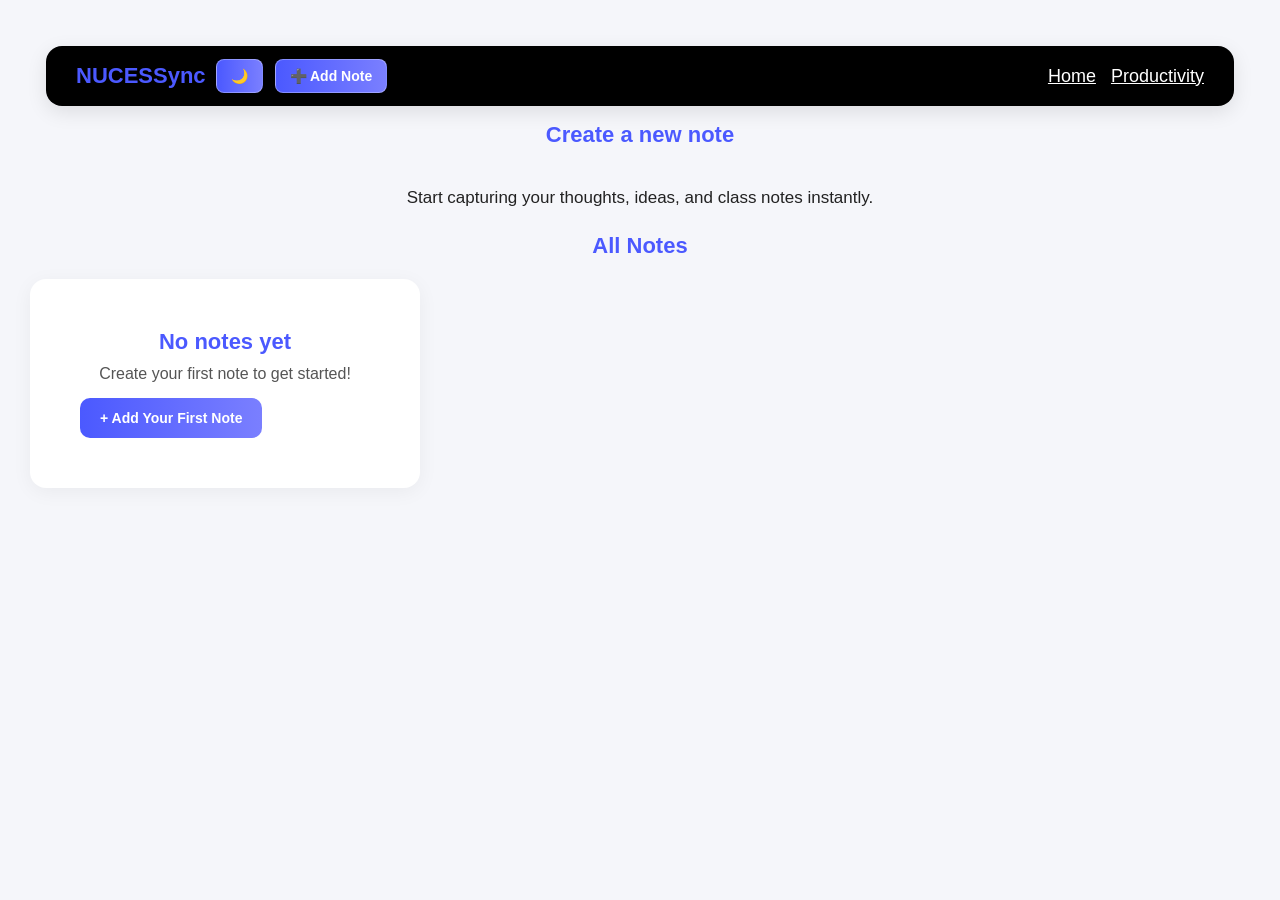
<file: index.html>
<!DOCTYPE html>
<html lang="en">
<head>
    <meta charset="UTF-8">
    <meta name="viewport" content="width=device-width, initial-scale=1.0">
    <title>Quick Notes</title>
    <link rel="stylesheet" href="style.css">
    <script src="app.js" defer></script>
</head>
<body>
    <header class="topbar">
        <h2 class="logo">NUCESSync</h2>
        <div class="header-buttons">
            <button id="themeToggleBtn" class="theme-toggle-btn">🌙</button>
            <button class="add-note-btn" onclick="openNoteDialog()">➕ Add Note</button>
        </div>
        <nav class="rightnavigation">
            <a href="timetable.html">Home</a>
            <a href="productivity.html">Productivity</a>
        </nav>
    </header>

    <main>
        <section>
            <h2>Create a new note</h2>
            <p class="intro-text">Start capturing your thoughts, ideas, and class notes instantly.</p>
        </section>
        <section class="notes-section">
            <h2>All Notes</h2>
            <div id="notesContainer" class="notes-grid"></div>
        </section>
    </main>

    <dialog id="noteDialog">
        <div class="dialog-content">
            <div class="dialog-header">
                <h2 class="dialog-title" id="dialogTitle">Add New Note</h2>
                <button class="close-btn" onclick="closeNoteDialog()">❌</button>
            </div>
            <form id="noteForm">
                <div id= "subjectGroup" class="form-group">
                    <label for="noteSubject" class="form-label">Subject</label>
                    <select id="noteSubject" class="form-input" required>
                        <option value="Calculus">Calculus</option>
                        <option value="AppliedPhysics">Applied Physics</option>
                        <option value="Programming">Programming Fundamentals</option>
                        <option value="English">Functional English</option>
                        <option value="ICP">ICP</option>
                        <option value="ISL">ISL</option>
                        <option value="add-new">➕ Add new subject</option>
                    </select>
                </div>
                <div id="topicGroup" class="form-group">
                    <label for="noteTopic" class="form-label">Topic</label>
                    <input type="text" id="noteTopic" class="form-input" placeholder="Enter topic" required>
                </div>
                <div class="form-group">
                    <label for="noteTitle" class="form-label">Title</label>
                    <input type="text" id="noteTitle" class="form-input" placeholder="Enter note Title" required>
                </div>
                <div class="form-group">
                    <label for="noteContent" class="form-label">Content</label>
                    <textarea id="noteContent" class="form-textarea" placeholder="Write your note here" required></textarea>
                </div>

                <div class="dialog-actions">
                    <button type="button" class="cancel-btn" onclick="closeNoteDialog()">Cancel</button>
                    <button type="submit" class="save-btn">Save Note</button>
                </div>
            </form>
        </div>
    </dialog>
</body>
</html>
</file>
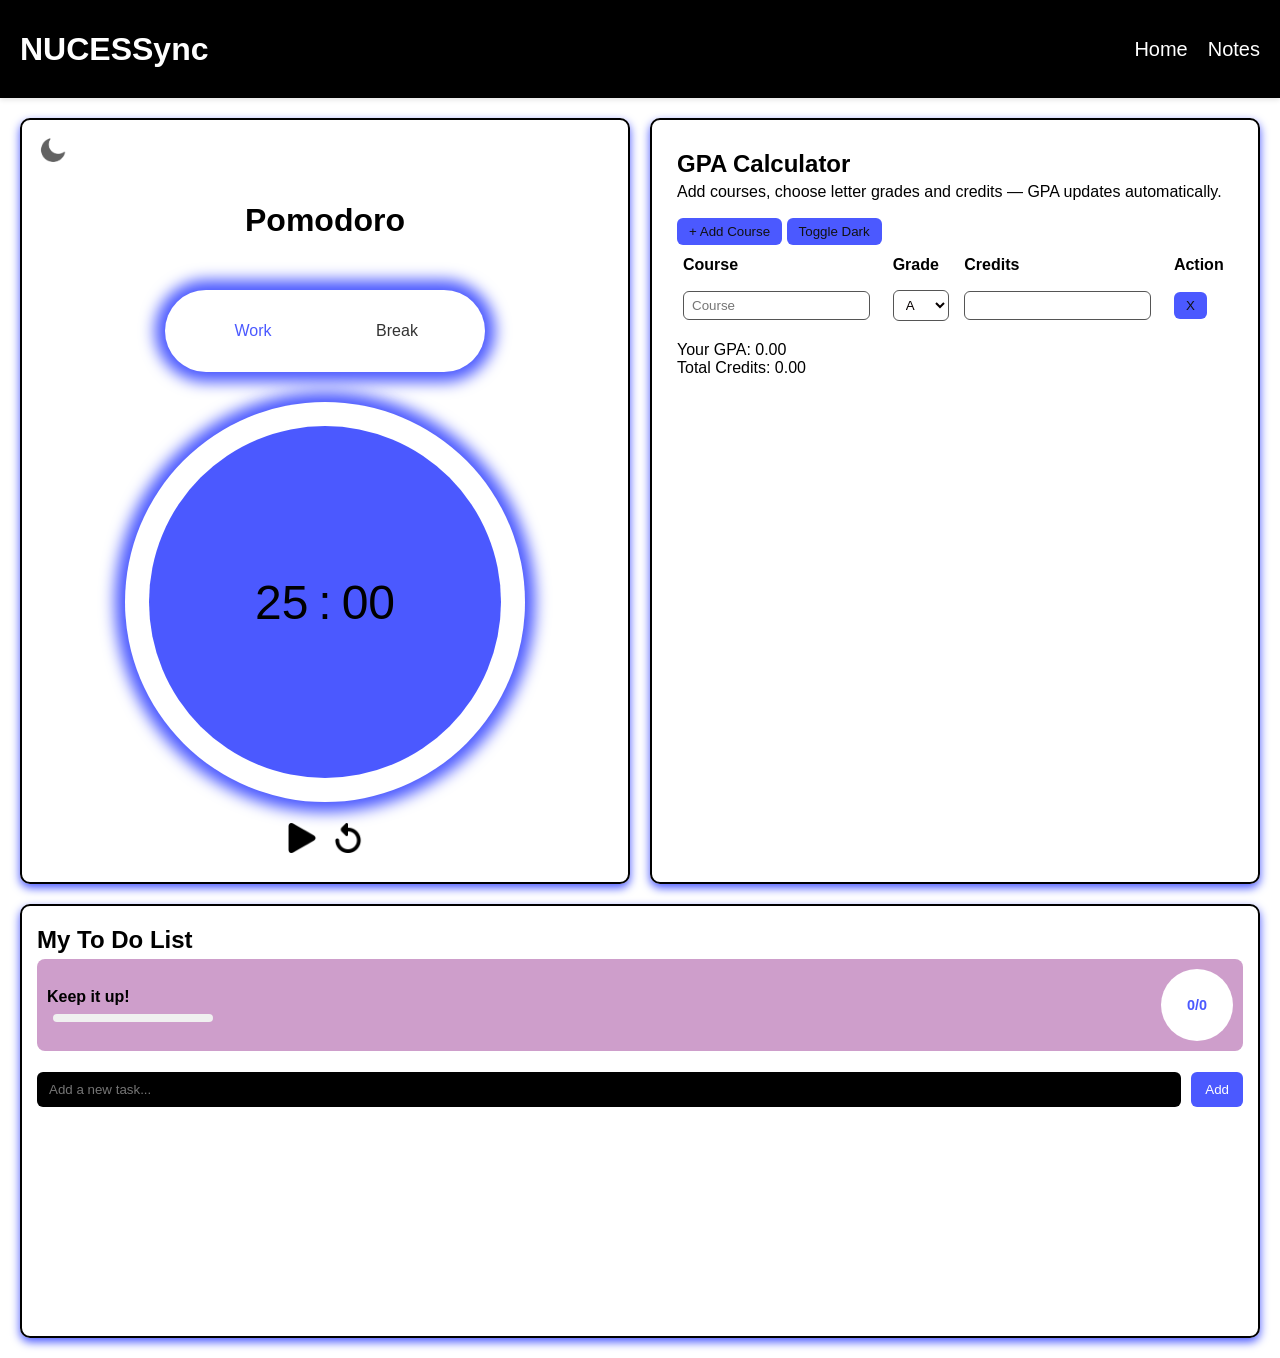
<file: productivity.html>
<!DOCTYPE html>
<html lang="en">
<head>
<meta charset="UTF-8">
<meta name="viewport" content="width=device-width, initial-scale=1.0">
<title>NUCESync Productivity</title>
<style>
/* header{background:#4b59ff;color:white;text-align:center;padding:1rem 0}
nav a{color:white;margin:0 15px;text-decoration:none;font-weight:bold}
header h1{text-align:center;margin-bottom:12px} */


/* ===== GENERAL LAYOUT ===== */
body {
    font-family: 'Open Sans', sans-serif;
    margin:0; 
    padding: 0;
    background: #ffffff; 
    color:#000000;
    overflow-x: hidden;
}
.layout {
    display: grid;
    grid-template-columns: 1fr 1fr;
    grid-template-rows: auto auto;
    gap: 20px;
    padding: 20px;
    min-height: 100vh;
}
.box {
    border-radius: 10px;
    padding: 15px;
    background: rgba(255,255,255,0.05);
    backdrop-filter: blur(8px);
    border: 2px solid #000000;
    overflow: auto;
    min-height: 400px;
    box-shadow: 0 4px 10px #4b59ff;
}
header {
    width: 100%;
    padding: 4px 20px;
    background:#000000;
    display: flex;
    flex-wrap: wrap;
    align-items: center;
    box-sizing: border-box;
    box-shadow: 0 2px 5px rgba(0,0,0,0.1);
}
.logo {
    font-size: 2em;
    font-family:'Trebuchet MS', 'Lucida Sans Unicode', 'Lucida Grande', 'Lucida Sans', Arial, sans-serif;
    user-select: none;
    color: rgb(255, 255, 255);
    flex:1;
}
.navigation{
  margin-left: auto;
  display: flex;
  gap: 20px;
  margin-left: auto;
}
.navigation a{
    position: relative;
    font-size: 1.25em;
    color: white;
    text-decoration:none;
    font-weight: 500;
}
.navigation a:hover {
    text-decoration: underline;
}
/* DARK THEME */
.dark #box1 {
    background: rgba(0,0,0,0.6);
    border: 2px solid #4b59ff;
    box-shadow: 0 4px 10px #ffffff;
    color: #ffffff;
}
.dark #box1 .circle {
    background-color: #000000;
}
.dark #box1 .time p {
    color: #ffffff;
}
.dark #box2 {
    background: rgba(0,0,0,0.6);
    border: 2px solid #4b59ff;
    box-shadow: 0 4px 10px #ffffff;
    color: #ffffff;
}
.dark #box2 input, .dark #box2 select {
    background-color: #000000;
    color: #ffffff;
    border: 1px solid #4b59ff;
}
.dark #box2 button {
    background-color: #ffffff;
    color: #4b59ff;
}

/* Box placement */
#box1 { grid-column: 1; grid-row: 1; }
#box2 { grid-column: 2; grid-row: 1; }
#box3 { grid-column: 1 / span 2; grid-row: 2; }

/* ===== POMODORO (box1) ===== */
#box1 * { box-sizing: border-box; }
#box1 #icon { width: 30px; cursor:pointer; }
#box1 .container { display: flex; flex-direction: column; align-items: center; padding: 10px; }
#box1 .painel { display: grid; grid-template-columns: 1fr 1fr; text-align: center; width: 20rem; margin: 30px 0; padding: 1rem; border-radius: 10rem; box-shadow: 0px 0px 15px 10px #4b59ff; }
#box1 .painel p { opacity: .8; transition: 0.5s ease; cursor:pointer; }
#box1 .painel p.active { opacity: 1; color: #4b59ff; }
#box1 .timer { display:flex; justify-content:center; align-items:center; width: 25rem; height:25rem; border-radius:50%; box-shadow: 0px 0px 15px 10px #4b59ff; }
#box1 .circle { display:flex; justify-content:center; align-items:center; width:22rem; height:22rem; border-radius:50%; background-color:#4b59ff; position:relative; }
#box1 .time { display:flex; flex-direction:row; }
#box1 .time p { font-size:3rem; margin:0 5px; }
#box1 .controls { margin-top:20px; }
#box1 .controls button { border:none; background:transparent; cursor:pointer; }
#box1 #startpic, #box1 #replaypic { width:30px; cursor:pointer; }

/* ===== GPA Calculator (box2) ===== */
#box2 .card { background: rgba(255,255,255,0.05); padding:10px; border-radius:8px; }
#box2 h2, #box2 label, #box2 input, #box2 button { margin:5px 0; font-family:sans-serif; }
#box2 table { width:100%; border-collapse:collapse; margin-bottom:10px; }
#box2 th, #box2 td { text-align:left; padding:6px; }
#box2 input, #box2 select { padding:6px 8px; border-radius:6px; border:1px solid #555; background:transparent; color:#070101; }
#box2 button { padding:6px 12px; border-radius:6px; border:none; cursor:pointer; background:#4b59ff; color:#111; }

/* ===== To-Do List (box3) ===== */
#box3 h2, #box3 input, #box3 button { margin:5px 0; font-family:sans-serif; }
.box3 h2 { text-align:center; margin-bottom:14px; font-size:1.4rem; }
.progress-container { display:flex; gap:12px; justify-content:space-between; align-items:center; background:#ce9ecb; padding:10px; border-radius:8px; margin-bottom:16px; flex-wrap:wrap; }
.details h3 { font-size:1rem; margin:0; }
.progress-wrap { flex:1; min-width:160px; margin-left:6px; }
#progress-bar { width:100%; height:8px; background:#f0f0f0; border-radius:6px; overflow:hidden; margin-top:8px; }
#progress { width:0%; height:100%; background:#4b59ff; border-radius:6px; transition:width 300ms ease; }
.numbers { background:#ffffff; color:#4b59ff; padding:10px; border-radius:50%; font-weight:bold; font-size:0.9rem; width:52px; height:52px; display:flex; align-items:center; justify-content:center; flex-shrink:0; }
.input-container { display:flex; gap:10px; margin:12px 0 18px; }
#todo-input { flex:1; padding:10px 12px; border:none; border-radius:6px; outline:none; background:#000000; color:#ffffff; }
#add-task-btn { background:#4b59ff; color:#fff; border:none; border-radius:6px; padding:10px 14px; cursor:pointer; }
ul { list-style:none; max-height:45vh; overflow:auto; padding:0; }
li { background:#4b59ff; padding:10px; margin-bottom:10px; border-radius:6px; display:flex; align-items:center; justify-content:space-between; color: #000000;}
li.completed .task-text { text-decoration:line-through; color:#140c0c; }
.task-buttons button { border:none; padding:6px 8px; border-radius:4px; cursor:pointer; color:#020202; }
.edit { background:#96e49a; color:#4b59ff; }
.delete { background:#ec756d; }
@media(max-width:480px){ .box3 { padding:16px; } .numbers { width:44px; height:44px; } }
</style>
</head>
<body>
<header>
        <h2 class="logo">NUCESSync</h2>
        <nav class="navigation">
            <a href="timetable.html">Home</a>
            <a href="index.html">Notes</a>
        </nav>
</header>
<div class="layout">

  <!-- Box 1: Pomodoro -->
  <div class="box" id="box1">
    <img src="moon.png" id="icon">
    <div class="container">
      <h1>Pomodoro</h1>
      <div class="painel">
        <p id="work" class="active">Work</p>
        <p id="break">Break</p>
      </div>
      <div class="timer">
        <div class="circle">
          <div class="time">
            <p id="minutes"></p><p>:</p><p id="seconds"></p>
          </div>
        </div>
      </div>
      <div class="controls">
        <button id="start"><img src="play-button-arrowhead.png" id="startpic"></button>
        <button id="reset"><img src="replay.png" id="replaypic"></button>
      </div>
    </div>
  </div>

  <!-- Box 2: GPA -->
  <div class="box" id="box2">
    <div class="card" id="gpaApp">
      <h2>GPA Calculator</h2>
      <div class="small">Add courses, choose letter grades and credits — GPA updates automatically.</div>
      <div class="controls" style="margin-top:12px">
        <button id="addCourse">+ Add Course</button>
        <button id="toggleTheme" style="margin-left:auto">Toggle Dark</button>
      </div>
      <table class="table" id="coursesTable">
        <thead>
          <tr><th>Course</th><th>Grade</th><th>Credits</th><th>Action</th></tr>
        </thead>
        <tbody id="tbody"></tbody>
      </table>
      <div class="flex">
        <div class="gpa">Your GPA: <span id="gpaValue">0.00</span></div>
        <div class="right small">Total Credits: <span id="totalCredits">0</span></div>
      </div>
    </div>
  </div>

  <!-- Box 3: To-Do List -->
  <div class="box" id="box3">
    <h2>My To Do List</h2>
    <div class="progress-container">
      <div class="details">
        <h3>Keep it up!</h3>
        <div class="progress-wrap">
          <div id="progress-bar"><div id="progress"></div></div>
        </div>
      </div>
      <div class="numbers" id="numbers">0/0</div>
    </div>
    <div class="input-container">
      <input id="todo-input" type="text" placeholder="Add a new task..." />
      <button id="add-task-btn">Add</button>
    </div>
    <ul id="todo-list"></ul>
  </div>

</div>

<script>
/* ===== POMODORO ===== */
let workTitle = document.getElementById('work');
let breakTitle = document.getElementById('break');
let workTime = 25, breakTime = 5;
let seconds = 0, isWork = true, timerInterval;

function updateTimerDisplay(mins, secs){
  document.getElementById('minutes').textContent = mins.toString().padStart(2,'0');
  document.getElementById('seconds').textContent = secs.toString().padStart(2,'0');
}

window.onload = () => {
  updateTimerDisplay(workTime, 0);
};

function startPomodoro(){
  document.getElementById('start').style.display = 'none';
  seconds = 0;
  let minutes = workTime;
  isWork = true;
  workTitle.classList.add('active');
  breakTitle.classList.remove('active');

  clearInterval(timerInterval);
  timerInterval = setInterval(()=>{
    if(seconds === 0){
      if(minutes===0){
        isWork = !isWork;
        minutes = isWork? workTime : breakTime;
        workTitle.classList.toggle('active', isWork);
        breakTitle.classList.toggle('active', !isWork);
      } else {
        minutes--;
        seconds = 59;
      }
    } else {
      seconds--;
    }
    updateTimerDisplay(minutes, seconds);
  },1000);
}
document.getElementById('start').onclick=startPomodoro;
document.getElementById('reset').onclick = ()=>{
  clearInterval(timerInterval);
  updateTimerDisplay(workTime,0);
  document.getElementById('start').style.display='block';
  workTitle.classList.add('active');
  breakTitle.classList.remove('active');
};

/* ===== GPA CALCULATOR ===== */
const gradePoints = {"A":4,"A-":3.7,"B+":3.3,"B":3,"B-":2.7,"C+":2.3,"C":2,"C-":1.7,"D+":1.3,"D":1.1,"D-":1,"F":0};
const tbodyGPA = document.getElementById('tbody');
const gpaValue = document.getElementById('gpaValue');
const totalCreditsEl = document.getElementById('totalCredits');

function createRow(course='', grade='A', credits=''){
  const tr = document.createElement('tr');
  const tdCourse = document.createElement('td');
  const inputCourse = document.createElement('input'); inputCourse.value=course; inputCourse.placeholder='Course'; tdCourse.appendChild(inputCourse);
  const tdGrade = document.createElement('td');
  const selectGrade = document.createElement('select');
  Object.keys(gradePoints).forEach(g=>{const o=document.createElement('option'); o.value=g;o.textContent=g; selectGrade.appendChild(o);});
  selectGrade.value=grade; tdGrade.appendChild(selectGrade);
  const tdCredits = document.createElement('td'); const inputCredits=document.createElement('input'); inputCredits.type='number'; inputCredits.step='0.25'; inputCredits.min='0'; inputCredits.value=credits; tdCredits.appendChild(inputCredits);
  const tdAction = document.createElement('td'); const del=document.createElement('button'); del.textContent='X'; del.onclick=()=>{tr.remove(); calculateGpa();}; tdAction.appendChild(del);
  tr.appendChild(tdCourse); tr.appendChild(tdGrade); tr.appendChild(tdCredits); tr.appendChild(tdAction);
  [selectGrade,inputCredits].forEach(el=>el.addEventListener('input',calculateGpa));
  tbodyGPA.appendChild(tr); calculateGpa(); return tr;
}
function calculateGpa(){
  let totalCredits=0, totalPoints=0;
  Array.from(tbodyGPA.querySelectorAll('tr')).forEach(r=>{
    const grade = r.cells[1].querySelector('select').value;
    const credits = parseFloat(r.cells[2].querySelector('input').value)||0;
    totalCredits+=credits; totalPoints+=credits*(gradePoints[grade]??0);
  });
  const gpa=totalPoints/totalCredits||0;
  gpaValue.textContent=gpa.toFixed(2);
  totalCreditsEl.textContent=totalCredits.toFixed(2);
}
document.getElementById('addCourse').addEventListener('click',()=>createRow());
if(tbodyGPA.children.length===0) createRow();
document.getElementById('toggleTheme').onclick=()=>{
  document.documentElement.classList.toggle('dark');
};

/* ===== TO-DO LIST ===== */
const input=document.getElementById('todo-input'), addBtn=document.getElementById('add-task-btn'), list=document.getElementById('todo-list'), numbers=document.getElementById('numbers'), progress=document.getElementById('progress');
const STORAGE_KEY='todo_tasks_v1'; let tasks=JSON.parse(localStorage.getItem(STORAGE_KEY)||'[]');

function saveAndRender(){ localStorage.setItem(STORAGE_KEY,JSON.stringify(tasks)); renderTasks(); }

function addTask(text){ if(!text) return; tasks.push({id:Date.now(), text, completed:false}); saveAndRender(); }

function renderTasks(){
  list.innerHTML='';
  tasks.forEach(t=>{
    const li=document.createElement('li'); li.dataset.id=t.id; if(t.completed) li.classList.add('completed');
    li.innerHTML=`<div class="left"><label><input type="checkbox" ${t.completed?'checked':''}><span class="task-text">${t.text}</span></label></div>
    <div class="task-buttons"><button class="edit">Edit</button><button class="delete">Delete</button></div>`;
    list.appendChild(li);
  });
  const completed=tasks.filter(t=>t.completed).length;
  numbers.textContent=`${completed}/${tasks.length}`;
  progress.style.width=tasks.length===0?'0%':Math.round((completed/tasks.length)*100)+'%';
}

addBtn.onclick=()=>{addTask(input.value.trim()); input.value='';};
input.addEventListener('keydown', e => {
    if(e.key === 'Enter') {
        addTask(input.value.trim());
        input.value = '';
    }
});
list.addEventListener('click',e=>{
  const btn=e.target, li=btn.closest('li'); if(!li) return; const id=parseInt(li.dataset.id);
  if(btn.classList.contains('delete')) tasks=tasks.filter(t=>t.id!==id);
  else if(btn.classList.contains('edit')){ const t=tasks.find(t=>t.id===id); const newText=prompt('Edit task',t.text); if(newText&&newText.trim()!=='') t.text=newText.trim(); }
  else if(btn.tagName==='INPUT' && btn.type==='checkbox'){ const t=tasks.find(t=>t.id===id); t.completed=btn.checked; }
  saveAndRender();
});
document.getElementById('toggleTheme').onclick = () => {
    document.documentElement.classList.toggle('dark');
};

renderTasks();
</script>
</body>
</html>
</file>
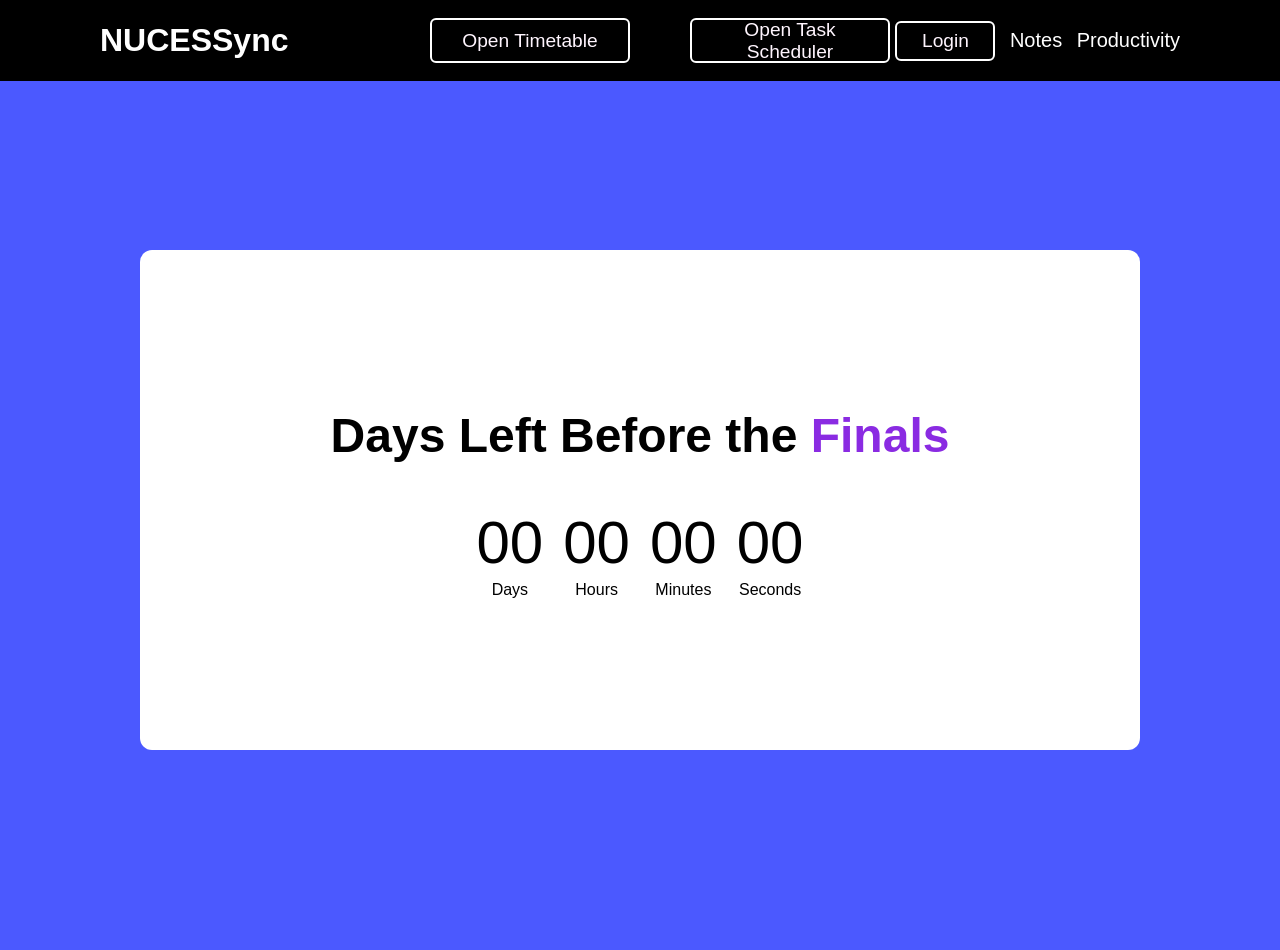
<file: timetable.html>
<!DOCTYPE html>
<html lang="en">
<head>
    <meta charset="UTF-8">
    <meta name="viewport" content="width=device-width, initial-scale=1.0">
    <title>Home</title>
    <link rel="stylesheet" href="timetable.css">
</head>
<body>
    <header>
        <h2 class="logo">NUCESSync</h2>
        <nav class="centernavigation">
            <button id="openTimetableBtn" class="btn">Open Timetable</button>
            <button class="btn" onclick="openTaskPopup()">Open Task Scheduler</button>
        </nav>
        <nav class="rightnavigation">
            <button class="loginbutton">Login</button>
            <a href="index.html">Notes</a>
            <a href="productivity.html">Productivity</a>
        </nav>
    </header>
    <div class="popup" id="authPopup">
        <div class="wrapper">

            <div class="loginform">
                <h2>Login</h2>
                <form action="login">
                    <div class="inputbox">
                        <label for="email">EMAIL</label>
                        <input type="email" id="loginEmail" placeholder="Enter your email">
                    </div>
                    <div class="inputbox">
                        <label for="password">PASSWORD</label>
                        <input type="password" id="loginPassword" placeholder="Enter password">
                    </div>

                    <div class="remember">
                        <label><input type="checkbox">Remember Me</label>
                        <a href="#">Forgot Password?</a>
                    </div>
                    <div class="divider"></div>
                    <button type="button" id="loginSubmit" class="button">Login</button>
                    <div class="footer">
                        <p>Dont have an account?  <a href="#" class="register">Sign Up</a></p>
                    </div>
                </form>
            </div>

            <div class="registerform">
                <h2>Sign Up</h2>
                <form action="register">
                    <div class="inputbox">
                        <label for="name">USERNAME</label>
                        <input type="text" id="signupUsername" placeholder="Enter username">
                    </div>
                    <div class="inputbox">
                        <label for="email">EMAIL</label>
                        <input type="email" id="signupEmail" placeholder="Enter your email">
                    </div>
                    <div class="inputbox">
                        <label for="password">PASSWORD</label>
                         <input type="password" id="signupPassword" placeholder="Enter password">
                    </div>
                    <div class="divider"></div>
                    <button type="button" id="signupSubmit" class="button">Register</button>
                    <div class="footer">
                        <p>Already have an account? <a href="#" class="login">Login</a></p>
                    </div>
                </form>
            </div>
            <span class="close-btn" id="closePopup">&times;</span>
        </div>
    </div>

    <div id="timetableModal" class="timetable-popup">
        <div class="timetable-content">

            <span id="closeTimetable" class="timetable-close">&times;</span>

            <div class="container">
                <div class="header">
                    <h1>TimeTable</h1> 
                    <div class="date-display" id="dateDisplay"></div>
                </div>


                <div class="controls">
                    <button class="btn btn-primary" id="addEventBtn">Add Event</button>
                    <button class="btn btn-secondary" id="todayBtn">Today</button>
                    <button class="btn btn-secondary" id="clearAllBtn">Clear All</button>
                </div>
                <div class="calendar-container">
                    <div class="time-grid">
                        <div class="time-labels" id="timeLabels"></div>
                        <div class="calendar-body" id="calendarBody">
                            <div id="currentTimeIndicator" class="current-time-indicator" style="display: none;"></div>
                        </div>
                    </div>
                </div>
            </div>

            
            <div class="modal" id="eventModal">
                <div class="modal-content">
                    <h3 id="modalTitle">Add New Event</h3>

                    <form id="eventForm">
                        <div class="form-group">
                            <label for="eventTitle">Event Title</label>
                            <input type="text" id="eventTitle" placeholder="Enter EventTitle" required>
                        </div>

                        <div class="form-group">
                            <label for="eventStart">Start Time</label>
                            <input type="time" id="eventStart" required>
                        </div>

                        <div class="form-group">
                            <label for="eventEnd">End Time</label>
                            <input type="time" id="eventEnd" required>
                        </div>

                        <div class="form-group">
                            <label for="eventColor">Color</label>
                            <select id="eventColor">
                                <option value="blue">Blue</option>
                                <option value="green">Green</option>
                                <option value="red">Red</option>
                            </select>
                        </div>
                        <div class="modal-actions">
                            <button type="button" class="btn btn-secondary" id="cancelBtn">Cancel</button>
                            <button type="submit" class="btn btn-primary" id="saveBtn">Save</button>
                        </div>
                </form>
        </div>
    </div>
    <script src="timetable.js"></script>
    </div>
</div>


<!--STARTING TASK SCHEDULER-->
<!-- POPUP OVERLAY (ADDED FOR POPUP FEATURE) -->
<div id="taskPopup" style="
    position: fixed;
    top: 0; left: 0;
    width: 100%; height: 100%;
    background: rgba(0,0,0,0.6); /* dark background */
    display: none;               /* hidden by default */
    justify-content: center;
    align-items: center;
    z-index: 9999;
">
    <!-- POPUP BOX (ADDED FOR POPUP LAYOUT) -->
    <div style="
        background: white;
        width: 90%;
        max-width: 700px;
        padding: 20px;
        border-radius: 10px;
        box-shadow: 0 0 10px rgba(0,0,0,0.2);
        position: relative;
        max-height: 90%;
        overflow-y: auto;
    ">
        <!-- CLOSE BUTTON (ADDED) -->
        <button onclick="closeTaskPopup()" style="
            position: absolute;
            top: 10px; right: 15px;
            background: #ff3b3b;
            color: white;
            border: none;
            padding: 5px 10px;
            border-radius: 5px;
            cursor: pointer;
        ">X</button>

        <h1 style="text-align:center;">Task Scheduler</h1>

        <!-- ORIGINAL TASK FORM (UNCHANGED) -->
        <div style="display:flex; gap:10px; margin-bottom:20px;">
            <input type="text" id="task" placeholder="Enter task..." style="flex:1; padding:5px;">
            
            <select id="priority" style="padding:5px;">
                <option value="top">Top Priority</option>
                <option value="middle">Middle Priority</option>
                <option value="low">Less Priority</option>
            </select>
            
            <input type="datetime-local" id="deadline" style="padding:5px;">
            
            <button id="add-task" style="
                padding:5px 10px;
                background:#4b59ff;
                color:white;
                border:none;
                border-radius:5px;
                cursor:pointer;
            ">Add</button>
        </div>

        <!-- ORIGINAL TASK LIST (UNCHANGED) -->
        <div id="task-list" style="border:1px solid #ddd; padding:10px; border-radius:5px;"></div>
    </div>
</div>

<!-- INLINE JAVASCRIPT -->
<script>
    /* ADDED — FUNCTION TO OPEN POPUP */
    function openTaskPopup() {
        document.getElementById("taskPopup").style.display = "flex";
    }

    /* ADDED — FUNCTION TO CLOSE POPUP */
    function closeTaskPopup() {
        document.getElementById("taskPopup").style.display = "none";
    }

    /* ORIGINAL JS FOR TASK SCHEDULER (UNCHANGED) */
    const taskInput = document.getElementById("task");
    const priorityInput = document.getElementById("priority");
    const deadlineInput = document.getElementById("deadline");
    const addTaskButton = document.getElementById("add-task");
    const taskList = document.getElementById("task-list");

    addTaskButton.addEventListener("click", () => {
        const task = taskInput.value;
        const priority = priorityInput.value;
        const deadline = deadlineInput.value;

        if (task.trim() === "" || deadline === "") {
            alert("Please enter a task and select a deadline.");
            return;
        }

        const selectedDate = new Date(deadline);
        const currentDate = new Date();

        if (selectedDate <= currentDate) {
            alert("Please select an upcoming date.");
            return;
        }

        const taskItem = document.createElement("div");
        taskItem.style.cssText =
            "display:flex; justify-content:space-between; align-items:center; margin-bottom:10px; padding:5px; border:1px solid #ccc; border-radius:5px;";

        taskItem.innerHTML = `
            <p>${task}</p>
            <p>Priority: ${priority}</p>
            <p>${selectedDate.toLocaleString()}</p>
            <button class="mark-done" style="background:#28a745; color:white; border:none; padding:5px; border-radius:5px; cursor:pointer;">Done</button>
            <button class="delete-task" style="background:#ff3b3b; color:white; border:none; padding:5px; border-radius:5px; cursor:pointer;">Delete</button>
        `;

        taskList.appendChild(taskItem);

        const now = new Date();
        const reminderTime = new Date(selectedDate.getTime() - 24 * 60 * 60 * 1000);
        let timeDiff = reminderTime - now;

        if (timeDiff > 0) {
            setTimeout(() => {
                alert(`Reminder: "${task}" is due in 24 hours!`);
            }, timeDiff);
        } else {
            timeDiff = selectedDate - now;
            if (timeDiff > 0) {
                setTimeout(() => {
                    alert(`Reminder: "${task}" is due soon!`);
                }, timeDiff);
            }
        }

        taskInput.value = "";
        priorityInput.value = "top";
        deadlineInput.value = "";
    });

    taskList.addEventListener("click", (event) => {
        const taskItem = event.target.parentElement;

        if (event.target.classList.contains("mark-done")) {
            taskItem.style.background = "#f2f2f2";
            event.target.disabled = true;
        }

        if (event.target.classList.contains("delete-task")) {
            taskItem.remove();
        }
    });
</script>
<!--START EXAM COUNTDOWN-->
<div style="
    height: 100vh;
    display: flex;
    justify-content: center;
    align-items: center;
">
    <div style="
        position:relative;
        background:white;
        padding:30px;
        border-radius:12px;
        max-width:1000px;
        height: 500px;
        width:90%;
        text-align:center;
        color:black;
        display: flex;
        flex-direction: column;
        justify-content: center;  
        align-items: center; 
    ">

        <!-- CONTENT -->
        <h1 style="font-size:48px; font-weight:600;">
            Days Left Before the <span style="color:blueviolet;">Finals</span>
        </h1>

        <div style="display:flex; justify-content:center; gap:20px; margin-top:20px;">
            <div>
                <p id="days" style="font-size:60px; margin-bottom:-14px;">00</p>
                <span>Days</span>
            </div>
            <div>
                <p id="hours" style="font-size:60px; margin-bottom:-14px;">00</p>
                <span>Hours</span>
            </div>
            <div>
                <p id="minutes" style="font-size:60px; margin-bottom:-14px;">00</p>
                <span>Minutes</span>
            </div>
            <div>
                <p id="seconds" style="font-size:60px; margin-bottom:-14px;">00</p>
                <span>Seconds</span>
            </div>
        </div>
    </div>
</div>

<!-- INLINE JS -->
<script>
    const wrapper =  document.querySelector('.wrapper');
    const login = document.querySelector('.login');
    const register = document.querySelector('.register');
    const button = document.querySelector('.loginbutton');

    const authPopup = document.getElementById('authPopup');
    const closePopup = document.getElementById('closePopup');

    button.addEventListener('click', ()=> {
        authPopup.style.display= 'flex';
        wrapper.classList.remove('active'); 
    })
    closePopup.addEventListener('click', ()=> {
        authPopup.style.display = 'none';
    });
    register.addEventListener('click', ()=> {
        wrapper.classList.add('active');
    });
    login.addEventListener('click', ()=> {
        wrapper.classList.remove('active');
    });
    button.addEventListener('click', ()=> {
        wrapper.classList.add('active-popup');
    });


    var countDownDate = new Date("Dec 15, 2025 00:00:00").getTime();
    var x = setInterval(function(){
        var now = new Date().getTime();
        var distance = countDownDate - now;

        var days = Math.floor(distance / (1000 * 60 * 60 * 24));
        var hours = Math.floor((distance % (1000 * 60 * 60 * 24)) / (1000 * 60 * 60));
        var minutes = Math.floor((distance % (1000 * 60 * 60)) / (1000 * 60));
        var seconds = Math.floor((distance % (1000 * 60)) / 1000);

        document.getElementById("days").innerHTML = days;
        document.getElementById("hours").innerHTML = hours;
        document.getElementById("minutes").innerHTML = minutes;
        document.getElementById("seconds").innerHTML = seconds;

        if(distance < 0){
            clearInterval(x);
            document.getElementById("days").innerHTML = "00";
            document.getElementById("hours").innerHTML = "00";
            document.getElementById("minutes").innerHTML = "00";
            document.getElementById("seconds").innerHTML = "00";
        }

    },1000);
    
    document.addEventListener("DOMContentLoaded", () => {
    const wrapper = document.querySelector('.wrapper');
    const loginLink = document.querySelector('.login');
    const registerLink = document.querySelector('.register');
    const authPopup = document.getElementById('authPopup');
    const closePopup = document.getElementById('closePopup');
    const loginButton = document.querySelector('.loginbutton');

    const loginSubmit = document.getElementById("loginSubmit");
    const signupSubmit = document.getElementById("signupSubmit");

    loginButton.addEventListener('click', () => {
        authPopup.style.display = 'flex';
        wrapper.classList.remove('active');
        wrapper.classList.add('active-popup');
    });

    closePopup.addEventListener('click', () => {
        authPopup.style.display = 'none';
    });

    registerLink.addEventListener('click', (e) => {
        e.preventDefault();
        wrapper.classList.add('active');
    });

    loginLink.addEventListener('click', (e) => {
        e.preventDefault();
        wrapper.classList.remove('active');
    });

    loginSubmit.addEventListener('click', () => {
        const email = document.getElementById("loginEmail").value;
        const password = document.getElementById("loginPassword").value;

        if (!email || !password) {
            alert("Please enter both email and password.");
            return;
        }

        if (email === "test@example.com" && password === "123456") {
            alert("Login successful!");
            authPopup.style.display = 'none';
        } else {
            alert("Invalid email or password (try test@example.com / 123456)");
        }
    });

    signupSubmit.addEventListener('click', () => {
        const username = document.getElementById("signupUsername").value;
        const email = document.getElementById("signupEmail").value;
        const password = document.getElementById("signupPassword").value;

        if (!username || !email || !password) {
            alert("Please fill all fields.");
            return;
        }

        alert(`Signup successful! Welcome, ${username}.`);
        authPopup.style.display = 'none';
    });
});
</script>



</body>
</html>
</file>
<file: style.css>
*{
  margin: 0;
  padding: 0;
  box-sizing: border-box;
}
body {
  font-family: Poppins, sans-serif;
  padding: 30px;
  background: #f5f6fa;
  color: #222;
}
body .dark-theme{
  background: #18191f;
}
.dark-theme{
    background: #000000;
    color: #f0f0f0;
}
.dark-theme header{
  background: linear-gradient(90deg, #fdfdfd, #ffffff);
  box-shadow: 0 8px 25px rgba(0, 0, 0, 0.4);
}
.dark-theme .topbar .rightnavigation a{
  color: rgb(0, 0, 0);
}
.dark-theme .note-card{
    background: #23242b;
    border: 1px solid #555;
}
.dark-theme .note-card:hover{
  box-shadow: 0 6px 20px rgba(0,0,0,0.3);
}
.dark-theme .form-input, .dark-theme .form-textarea{
    background: #333;
    color: #f0f0f0;
    border: 1px solid #555;
    border-color: #8b90ff;
}
.dark-theme .cancel-btn{
    background-color: #555;
    color: #f0f0f0;
}
.dark-theme .cancel-btn:hover{
    background-color: #777;
    color: #fff;
}
.dark-theme .save-btn:hover{
    background-color: #7a7fff;
}
.dark-theme .save-btn{
    background-color: #4b59ff;
    color: #f0f0f0;
}
.dark-theme .edit-btn, .dark-theme .delete-btn{
    background: #555;
    color: #f0f0f0;
    border: 1px solid #888;
}
.dark-theme .edit-btn:hover, .dark-theme .delete-btn:hover{
    background-color: #ff5252;
    color: #fff;
}
.dark-theme .theme-toggle-btn:hover{
    color: #fff;
    background: #5858ff;
}
.dark-theme .topbar h1{
  color: white;
  text-shadow: 0 1px 3px rgba(0, 0, 0, 0.4);
}
h1, h2 {
  text-align: center; 
  font-weight: 700; 
  color: #4b59ff; 
  background: linear-gradient(90deg, #4b59ff, #4b59ff);
  -webkit-background-clip: text;
  -webkit-text-fill-color: transparent;
}
h2 {
  margin-bottom: 10px 0 20px;
  font-size: 22px;
}
h1 {
  font-size: 22px;
  margin-bottom: 20px;
}
.dark-theme h1,
.dark-theme h2,
.dark-theme p,
.dark-theme .intro-text,
.dark-theme .note-title,
.dark-theme .note-content {
  color: #f5f5f5 !important;
}
.dark-theme .intro-text {
  color: #ddd;
}

button, input, textarea {
  font: inherit;
}
header {
  display: flex;
  justify-content: space-between;
  align-items: center;
  margin-bottom: 35px;
  padding: 10px 24px;
  border-radius: 14px;
  background: linear-gradient(90deg, #ffffff, #ffffff);
  color: rgb(255, 255, 255);
  font-weight: 600;
  font-size: 18px;
  box-shadow: 0 4px 14px rgba(0, 0, 0, 0.3);
  position: sticky; /*act like it’s relatively positioned until you scroll past a certain point*/
  top: 0; /* sticks to the top of its parent */
  z-index: 10; /*elements overlap, this element should be stacked above other elements*/
  height: 60px;
}
.intro-text {
  text-align: center;
  margin: 10px auto 25px;
  font-size: 17px;
  font-weight: 400;
  color: #222;
}
.add-note-btn, .theme-toggle-btn {
  background: linear-gradient(90deg, #4b59ff, #7a7fff);
  color: white;
  border-radius: 8px;
  border: 1.5px solid rgba(255,255,255,0.3);
  padding: 8px 14px;
  cursor: pointer;
  font-weight: 600;
  font-size: 14px;
  transition: all 0.3s ease;
  display: flex;
  align-items: center;
  gap: 6px;
}
.theme-toggle-btn{
    margin-left: 10px;
    cursor: pointer;
}
.add-note-btn:hover, .save-btn:hover {
  background: white;
  color: #4b59ff;
}
.theme-toggle-btn:hover {
  background: white
  color: #4b59ff;
}

.rightnavigation {
    margin-left: auto;
}

.rightnavigation a{
    position: relative;
    font-size: 1em;
    color: rgb(255, 255, 255);
    text-decoration:underline;
    font-weight: 500;
    margin-left: 10px;
}

.notes-grid {
  display: grid;
  grid-template-columns: repeat(auto-fill, minmax(300px, 1fr)); /*grid will try to fill the container with as many columns as fit. each atleast 300px wide.*/
  gap: 25px;                       /*If the container is too narrow, columns wrap automatically due to minmax & auto-fill*/
  margin-top: 20px
}
.note-card {
  line-height: 1.6;
  background: #fff;
  border-radius: 15px;
  padding: 25px;
  max-height: 4.5em;
  height: fit-content;
  overflow: hidden;       /*hides any content that extends beyond the box.*/
  transition: all 0.3s ease;  /* <property> <duration> <timing-function> card grows slightly with the scale transform over 0.3s.*/
  position: relative;        /*adjusting an element without affecting document flow.*/           
  box-shadow: 0 8px 25px rgba(0,0,0,0.05);
}
.note-content::after {
  content: '...';
  position: absolute;  /*element does not take up space, other elements behave as if it’s not there.*/
  bottom: 0;
  right: 0;
  padding-left: 20px;
  background: linear-gradient(to right, transparent, white 40%);
}
.dark-theme .note-content::after {
  background: linear-gradient(to right, transparent, #1e1f26 40%);
}
.note-card:hover {
  box-shadow: 0 10px 30px rgba(75, 89, 255, 0.25);
}
.note-title {
  font-size: 20px;
  font-weight: 700;
  margin-bottom: 10px;
}
.note-content {
  line-height: 1.7;
  font-size: 16px;
  white-space: pre-wrap;
  color: #444;
}
.topbar {
  background: linear-gradient(90deg, #000000, #000000);
  display: flex;
  justify-content: space-between;
  align-items: center;
  padding: 12px 30px;
  border-radius: 16px;
  margin: 16px;
  box-shadow: 0 6px 20px rgba(0, 0, 0, 0.1);
}
.edit-btn, .delete-btn {
  width: 34px;
  height: 34px;
  border: none;
  cursor: pointer;
  display: flex;
  align-items: center;
  justify-content: center;
  border: 1px solid #ccc;
  color: #222;
  background-color: #eee;
  transition: all 0.2s ease;
  position: absolute;
  border-radius: 8px;
  top: 15px;
}
.topbar h1 {
  color: #ffffff;       
  font-weight: 800;    
  opacity: 1;            
  text-shadow: 0 1px 3px rgba(0, 0, 0, 0.2); 
  margin: 0;
}
.header-buttons {
  display: flex;
  align-items: center;
  gap: 12px;
}
.edit-btn {
  right: 55px;
  background: #e9e9e9;
}
.delete-btn {
  right: 15px;
  background: #ff5252;
  color: white;
}
.edit-btn:hover {
  background:#ff5252 ;
  transform: scale(1.1);
}
.delete-btn:hover {
  background: #ff5252;
  transform: scale(1.1);
  color: white;
}
.intro-text {
  text-align: center;
  margin: 40px auto 25px;
  font-size: 17px;
  font-weight: 400;
  color: #222;
}
dialog {
  margin: auto;
  border: none;
  border-radius: 14px;
  padding: 0;
  max-width: 450px;
  box-shadow: 0 15px 35px rgba(0,0,0,0.2);
}
.dialog-content {
  padding: 25px;
}
.dialog-header {
  display: flex;
  justify-content: space-between;
  align-items: center;
  margin-bottom: 15px;
  padding-bottom: 10px;
  border-bottom: 1px solid #eee;
}
.dialog-title {
  font-size: 20px;
  font-weight: 700;
}
.subject-section{
  margin-bottom: 40px;
}
.subject-heading{
  font-size: 22px;
  font-weight: 700;
  color: #4b59ff;
  text-align: center;
  margin-bottom: 20px;
  text-transform: capitalize; /*changes the first letter of each word in the text to uppercase*/
  letter-spacing: 0.5px;
}
.close-btn {
  background: transparent;
  border: none;
  font-size: 20px;
  cursor: pointer;
}
.close-btn:hover {
  background: #ff5252;
  border-radius: 50%;
}
.form-group {
  margin-bottom: 15px;
}
.form-label {
  display: block;
  margin-bottom: 8px;
  font-weight: 500;
  color: #333;
}
.form-input, .form-textarea {
  width: 100%;
  padding: 10px;
  border: 2px solid #bbb;
  color: #222;
  background-color: #fff;
  border-radius: 8px;
  font-size: 16px;
}
.form-input:focus, .form-textarea:focus {
  outline: none;
  border-color: #777;
}
.form-textarea {
  resize: vertical; /*resize the element up and down*/
  min-height: 120px;
}
.dialog-actions {
  display: flex;
  gap: 10px;
  justify-content: flex-end; /*aligns items to the end of the main axis*/
}
.cancel-btn, .save-btn {
  padding: 12px 24px;
  border: none;
  border-radius: 8px;
  cursor: pointer;
  font-weight: 500;
}
.cancel-btn {
  background: #ccc;
  color:#222 ;
  box-shadow: 0 6px 15px rgba(75,89,255,0.4);
}
.save-btn {
  background: #7a7fff;
  color: white;
}
.save-btn:hover {
  background: #7a7fff;
}
.empty-state {
  background: #fff;
  padding: 50px;
  border-radius: 16px;
  text-align: center;
  color: #555;
  box-shadow: 0 4px 20px rgba(0,0,0,0.05);
  animation: floatUp 0.5s ease forwards;
}
.empty-state h2 {
  font-size: 22px;
  margin-bottom: 10px;
}
.empty-state button {
  margin-top: 15px;
  background: linear-gradient(90deg, #4b59ff, #7a7fff);
  color: white;
  border-radius: 10px;
  padding: 12px 20px;
  border: none;
  cursor: pointer;
  font-weight: 600;
  transition: all 0.3s ease;
}
.empty-state button:hover{
  box-shadow: 0 6px 18px rgba(75,89,255,0.4);
}
</file>
<file: timetable.css>
* {
    margin: 0;
    padding: 0;
    box-sizing: border-box;
}
header {
    position: fixed;
    top: 0;
    left: 0;
    width: 100%;
    padding: 15px 100px;
    background:#000000;
    display: flex;
    justify-content: space-between;
    align-items: center;
    z-index: 50;
}
.logo {
    font-size: 2em;
    font-family:'Trebuchet MS', 'Lucida Sans Unicode', 'Lucida Grande', 'Lucida Sans', Arial, sans-serif;
    user-select: none;
    color: rgb(255, 255, 255);
}

.centernavigation {
    display: flex;
    gap: 20px;
    position: absolute;
    left: 50%;
    transform: translateX(-50%);
}

.rightnavigation {
    margin-left: auto;
}

.rightnavigation a{
    position: relative;
    font-size: 1.25em;
    color: white;
    text-decoration:none;
    font-weight: 500;
    margin-left: 10px;
}
.centernavigation .btn {
    width: 200px;
    height: 45px;
    background:transparent;
    border: 2px solid white;
    border-radius: 6px;
    cursor: pointer;
    font-size: 1.2em;
    color: rgb(255, 245, 254);
    font-weight: 400;
    margin-left: 40px;
    display: flex;
    justify-content: center; 
    align-items: center; 
}
.centernavigation .btn:hover{
    background: white;
    color: rgb(0, 0, 0);
}  


.timetable-popup {
    display: none;
    position: fixed;
    top: 0;
    left: 0;
    width: 100%;
    height: 100%;
    background: rgba(0,0,0,0.55);
    backdrop-filter: blur(4px);
    z-index: 2000;
}

.timetable-content {
    background: white;
    width: 95%;
    max-width: 1200px;
    height: 90%;
    overflow-y: auto;
    border-radius: 14px;
    padding: 20px;
    position: absolute;
    top: 50%;
    left: 50%;
    transform: translate(-50%, -50%);
}

.timetable-close {
    position: absolute;
    top: 15px;
    right: 25px;
    font-size: 30px;
    cursor: pointer;
    color: #333;
}

body {
    font-family: -apple-system, BlinkMacSystemFont, 'Segoe UI', Roboto, Oxygen, Ubuntu, Cantarell, sans-serif;
    background-color:#4b59ff;
    color: #000000;
    line-height: 1.6;
    padding-top: 50px;
}
.container {
    max-width: 1200px;
    margin: 0 auto;
    padding: 20px;
}
.header {
    background: white;
    border-radius: 12px;
    padding: 20px 30px;
    margin-bottom: 20px;
    box-shadow: 0 1px 3px rgba(0, 0, 0, 0.1);
    display: flex;
    justify-content: space-between;
    align-items: center;
}
.header h1 {
    font-size: 24px;
    font-weight: 600;
    color: #0f172a;
}
.date-display {
    font-size: 16px;
    color: #64748b;
    font-weight: 500;
}

.controls {
    background: white;
    border-radius: 12px;
    padding: 20px 30px;
    margin-bottom: 20px;
    box-shadow: 0 1px 3px rgba(0, 0, 0, 0.1);
    display: flex;
    gap: 15px;
    align-items: center;
    flex-wrap: wrap;
}

.btn {
    padding: 8px 16px;
    border: none;
    border-radius: 8px;
    font-size: 14px;
    font-weight: 500;
    cursor: pointer;
    transition: all 0.2s ease;
    display: flex;
    align-items: center;
    gap: 6px;
}

.btn-primary {
    background-color: #3b82f6;
    color: white;
}

.btn-primary:hover {
    background-color: #2563eb;
    transform: translateY(-1px);
}

.btn-secondary {
    background-color: #f1f5f9;
    color: #475569;
    border: 1px solid #e2e8f0;
}

.btn-secondary:hover {
    background-color: #e2e8f0;
    transform: translateY(-1px);
}
.calendar-container {
    background: white;
    border-radius: 12px;
    overflow: hidden;
    box-shadow: 0 1px 3px rgba(0, 0, 0, 0.1);
}

.time-grid {
    display: grid;
    grid-template-columns: 80px 1fr;
    min-height: 600px;
}

.time-labels {
    background-color: #f8fafc;
    border-right: 1px solid #e2e8f0;
}

.time-label {
    height: 60px;
    display: flex;
    align-items: center;
    justify-content: center;
    font-size: 12px;
    color: #64748b;
    font-weight: 500;
    border-bottom: 1px solid #f1f5f9;
}

.calendar-body {
    position: relative;
    background: white;
}

.time-slot {
    height: 60px;
    border-bottom: 1px solid #f1f5f9;
    position: relative;
    cursor: pointer;
    transition: background-color 0.2s ease;
}

.time-slot:hover {
    background-color: #f8fafc;
}

.event {
    position: absolute;
    left: 4px;
    right: 4px;
    border-radius: 6px;
    padding: 6px 10px;
    font-size: 13px;
    font-weight: 500;
    cursor: pointer;
    box-shadow: 0 1px 2px rgba(0, 0, 0, 0.1);
    transition: transform 0.2s ease, box-shadow 0.2s ease;
    overflow: hidden;
    z-index: 10;
}

.event:hover {
    transform: translateY(-1px);
    box-shadow: 0 4px 8px rgba(0, 0, 0, 0.15);
}

.event-blue {
    background-color: #dbeafe;
    color: #1e40af;
    border-left: 3px solid #3b82f6;
}

.event-green {
    background-color: #d1fae5;
    color: #065f46;
    border-left: 3px solid #10b981;
}

.event-red {
    background-color: #fecaca;
    color: #b91c1c;
    border-left: 3px solid #ef4444;
}

.modal {
    display: none;
    position: fixed;
    top: 0;
    left: 0;
    width: 100%;
    height: 100%;
    background-color: rgba(0, 0, 0, 0.5);
    z-index: 1000;
    backdrop-filter: blur(4px);
}

.modal-content {
    position: absolute;
    top: 50%;
    left: 50%;
    transform: translate(-50%, -50%);
    background: white;
    border-radius: 12px;
    padding: 30px;
    width: 90%;
    max-width: 400px;
    box-shadow: 0 20px 25px -5px rgba(0, 0, 0, 0.1);
}

.modal h3 {
    margin-bottom: 20px;
    color: #0f172a;
    font-size: 18px;
    font-weight: 600;
}

.form-group {
    margin-bottom: 15px;
}

.form-group label {
    display: block;
    margin-bottom: 6px;
    color: #374151;
    font-weight: 500;
    font-size: 14px;
}

.form-group input,
.form-group select {
    width: 100%;
    padding: 10px 12px;
    border: 1px solid #d1d5db;
    border-radius: 8px;
    font-size: 14px;
    transition: border-color 0.2s ease, box-shadow 0.2s ease;
}

.form-group input:focus,
.form-group select:focus {
    outline: none;
    border-color: #3b82f6;
    box-shadow: 0 0 0 3px rgba(59, 130, 246, 0.1);
}

.modal-actions {
    display: flex;
    gap: 10px;
    margin-top: 25px;
}

.modal-actions .btn {
    flex: 1;
    justify-content: center;
}

.current-time-indicator {
    position: absolute;
    left: 0;
    right: 0;
    height: 2px;
    background-color: #ef4444;
    z-index: 100;
    box-shadow: 0 0 4px rgba(239, 68, 68, 0.5);
}

.current-time-indicator::before {
    content: '';
    position: absolute;
    left: -6px;
    top: -3px;
    width: 8px;
    height: 8px;
    background-color: #ef4444;
    border-radius: 50%;
    box-shadow: 0 0 4px rgba(239, 68, 68, 0.5);
}

@media (max-width: 768px) {
    .container {
        padding: 10px;
    }

    .header,
    .controls {
        padding: 15px 20px;
    }

    .controls {
        flex-direction: column;
        align-items: stretch;
    }

    .controls .btn {
        width: 100%;
        justify-content: center;
    }

    .time-grid {
        grid-template-columns: 60px 1fr;
    }

    .modal-content {
        padding: 20px;
        width: 95%;
    }
}
.rightnavigation .loginbutton {
    width: 100px;
    height: 40px;
    background:transparent;
    border: 2px solid white;
    border-radius: 6px;
    cursor: pointer;
    font-size: 1.2em;
    color: rgb(255, 245, 254);
    font-weight: 400;
    margin-left: 40px;
}
.rightnavigation .loginbutton:hover{
    background: white;
    color: rgb(0, 0, 0);
}
.popup {
    display: none; 
    position: fixed;
    top: 0;
    left: 0;
    width: 100%; 
    height: 100%;
    background: rgba(0,0,0,0.5);
    justify-content: center;
    align-items: center;
    z-index: 1000;
}
.popup .wrapper {
    margin-top: 0; 
    transform: scale(1); 
}
.close-btn {
    position: absolute;
    top: 10px;
    right: 15px;
    font-size: 28px;
    cursor: pointer;
    color: #4b59ff;
}
.wrapper {
    position: relative;
    margin-top: 60px;
    width: 400px;         
    height: 500px;        
    border: 1px solid #4b59ff;
    padding: 40px 30px;
    background-color: #ffffff;
    box-shadow: 0 0 30px #4b59ff;
    border-radius: 12px;
    overflow: hidden;
    transition: height .2s ease;
}
.wrapper.wrapper.active-popup {
    transform: scale(1);
}
.wrapper.active{
    height: 520px;
}
.wrapper::before {
content: '';
position: absolute;
top: 6px;
left: 6px;
right: -6px;
bottom: -6px;
border: 1px solid var(--primary);
z-index: -1;
border-radius: 12px;
}
.wrapper .loginform{
    width: 100%;
    position: absolute;
    top: 0;
    left: 0;
    transition: transform .3s ease;
    transform: translateX(0);
    padding: 40px 30px;
}
.wrapper.active .loginform{
    transform: translateX(-100%);
}
.wrapper .registerform{
    width: 100%;
    position: absolute;
    top: 0;
    left: 0;
    transition: transform .3s ease;
    transform: translateX(100%);
    padding: 40px 30px;
}
.wrapper.active .registerform{
    transform: translateX(0);
}
.loginform h2{
    font-size: 28px;
    font-weight: 700;
    margin-bottom: 30px;
    color: #4b59ff;
    text-align: center;
}
.registerform h2{
    font-size: 28px;
    font-weight: 700;
    margin-bottom: 30px;
    color: #4b59ff;
    text-align: center;
}
.inputbox{
    position: relative;
    margin-bottom: 20px;
    
}
.inputbox input{
    width: 100%;
    padding: 12px 15px;
    border: 2px solid #4b59ff;
    font-size: 16px;
    border-radius: 10px;
    outline: none;
    transition: all 0.4s;
}
.inputbox input:focus {
box-shadow: 4px 4px 0px var(--primary);
}
.remember{
    font-size: 1em;
    color:#01020f;
    font-weight: 500;
    margin: -10px 0 10px;
    display: flex;
    justify-content: space-between;
}
.remember label input{
    accent-color: #00010c;
    
}
.remember a{
    color: #000000;
    text-decoration: none;
}
.remember a:hover{
    text-decoration: underline;
}

.button {
    width: 100%;
    padding: 12px ;
    background-color: #4b59ff;
    border: none;
    outline: none;
    border-radius: 6px;
    cursor: pointer;
    font-size: 16px;
    color:#ffffff;
    font-weight: bold;
    margin-top: 10px;
}

.divider {
display: flex;
align-items: center;
margin: 25px 0;
color:#4b59ff;
font-weight: bold;
}



.footer {
text-align: center;
margin-top: 20px;
color: var(--primary);
}

.footer a {
color: var(--primary);
font-weight: bold;
text-decoration: underline;
}
</file>
